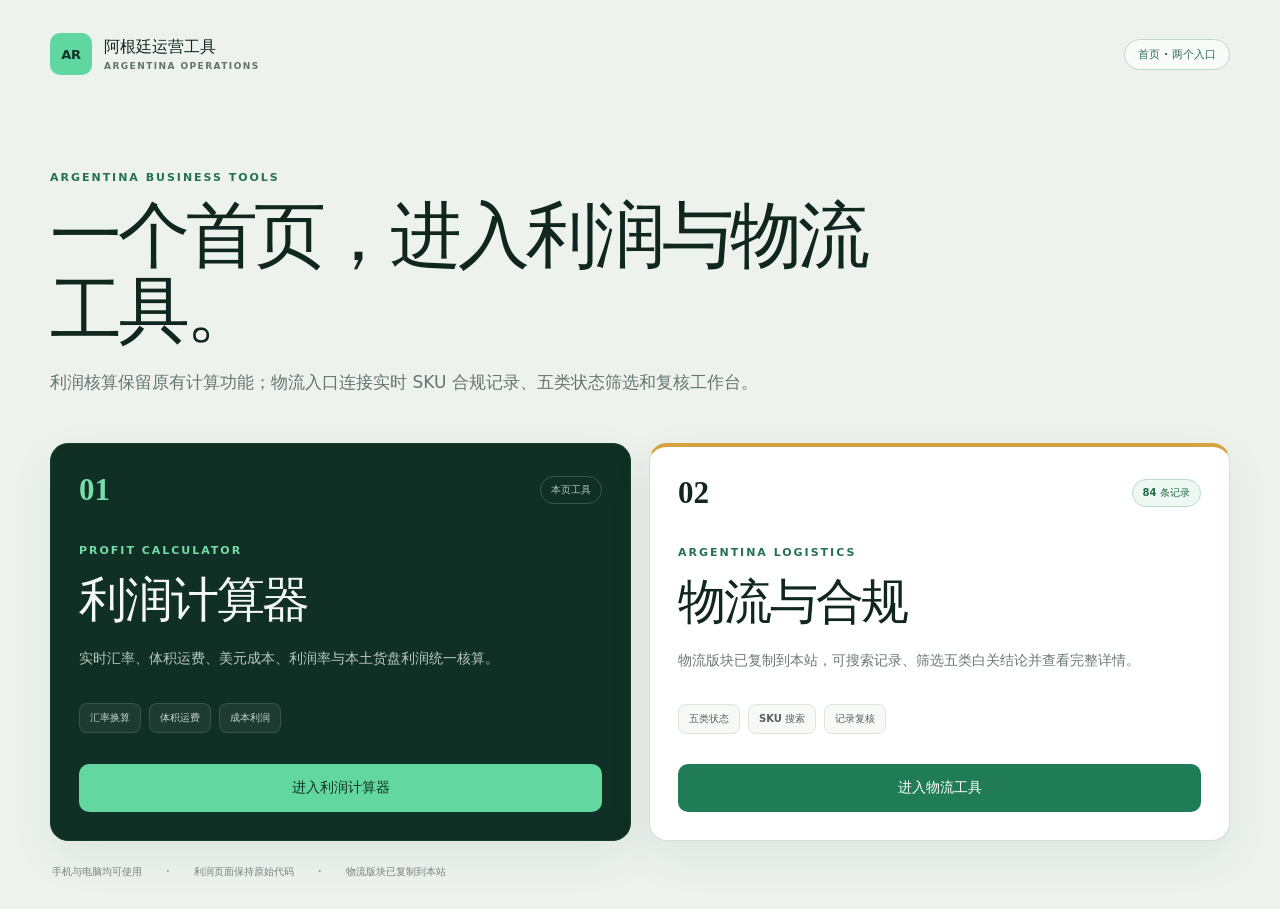
<file: index.html>
<!doctype html>
<html lang="en">
  <head>
    <meta charset="UTF-8" />
    <meta name="viewport" content="width=device-width, initial-scale=1.0" />
    <meta
      name="description"
      content="阿根廷利润计算与物流合规工具统一入口"
    />
    <title>阿根廷电商运营工具</title>
    <script type="module" crossorigin src="./assets/index-DUcGHZpF-r2.js"></script>
    <link rel="stylesheet" crossorigin href="./assets/index-Dv01fJZJ-r2.css">
  </head>
  <body>
    <div id="root"></div>
  </body>
</html>
</file>
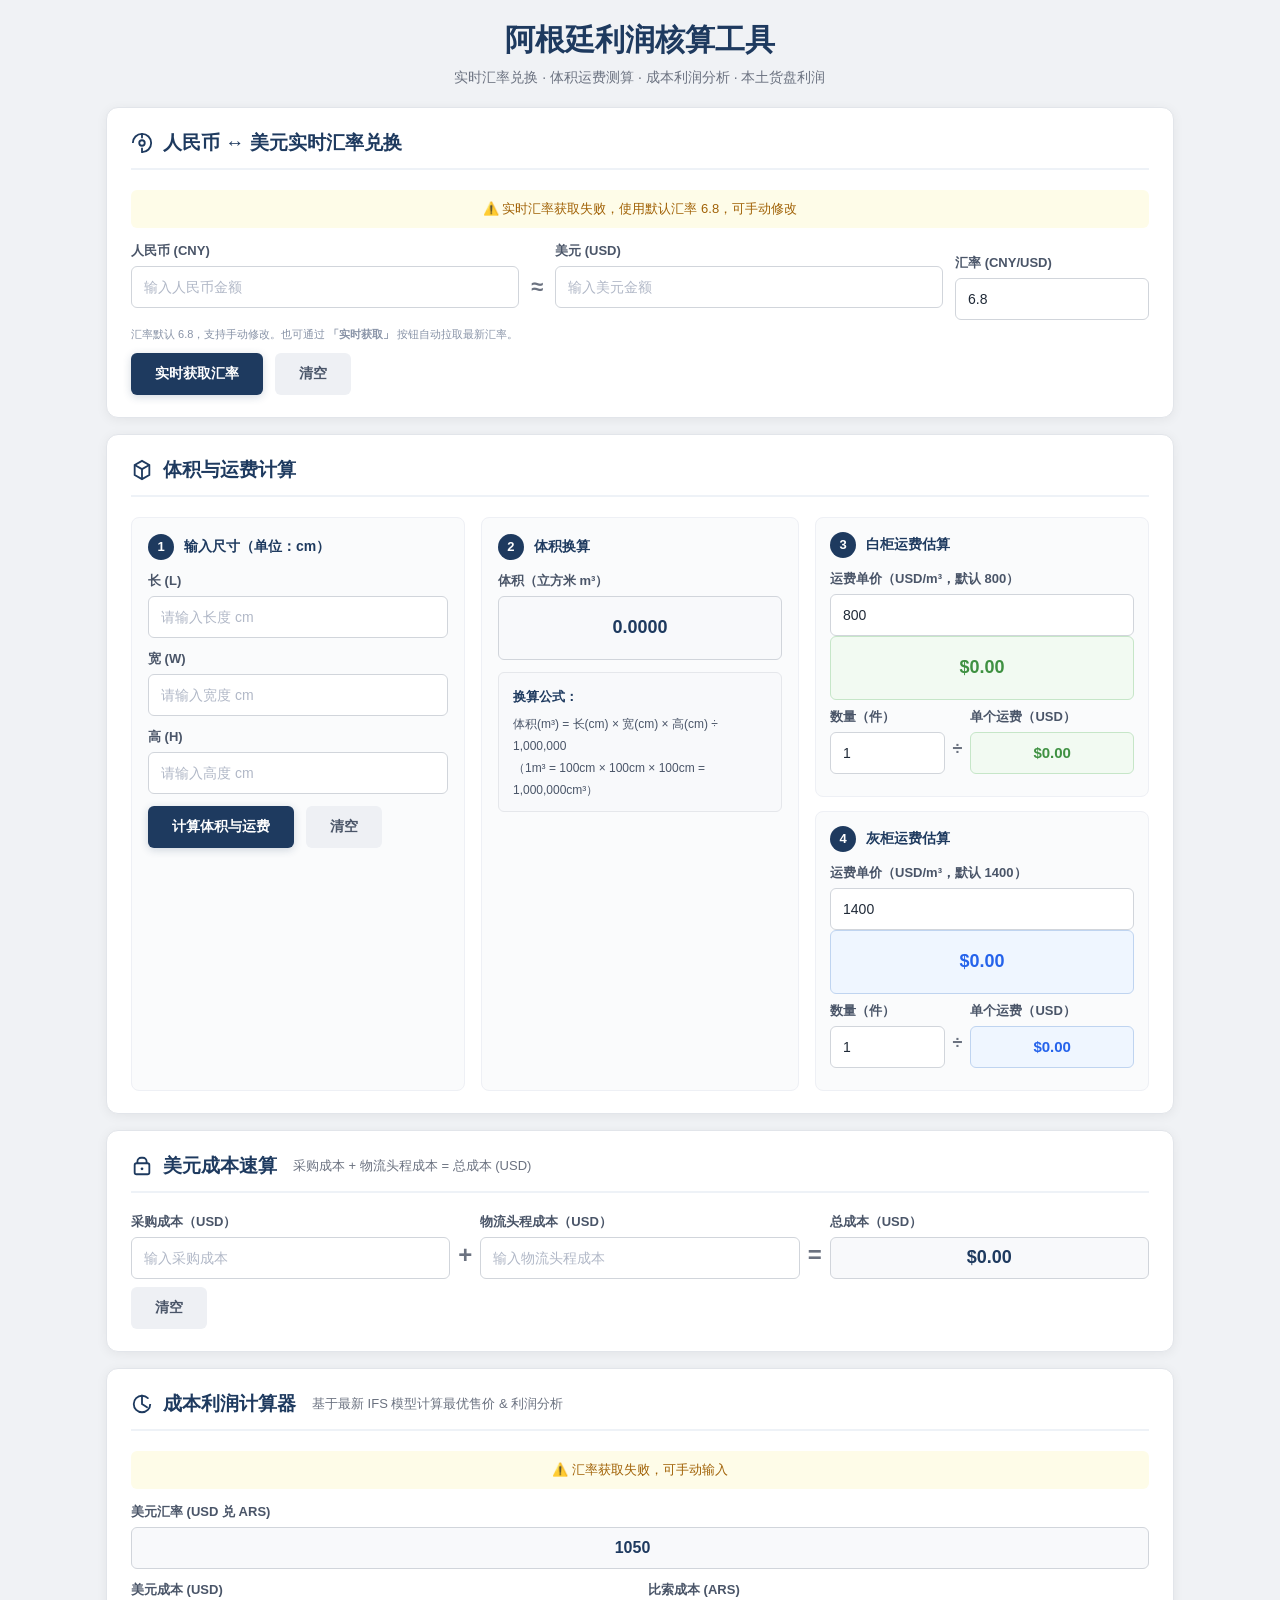
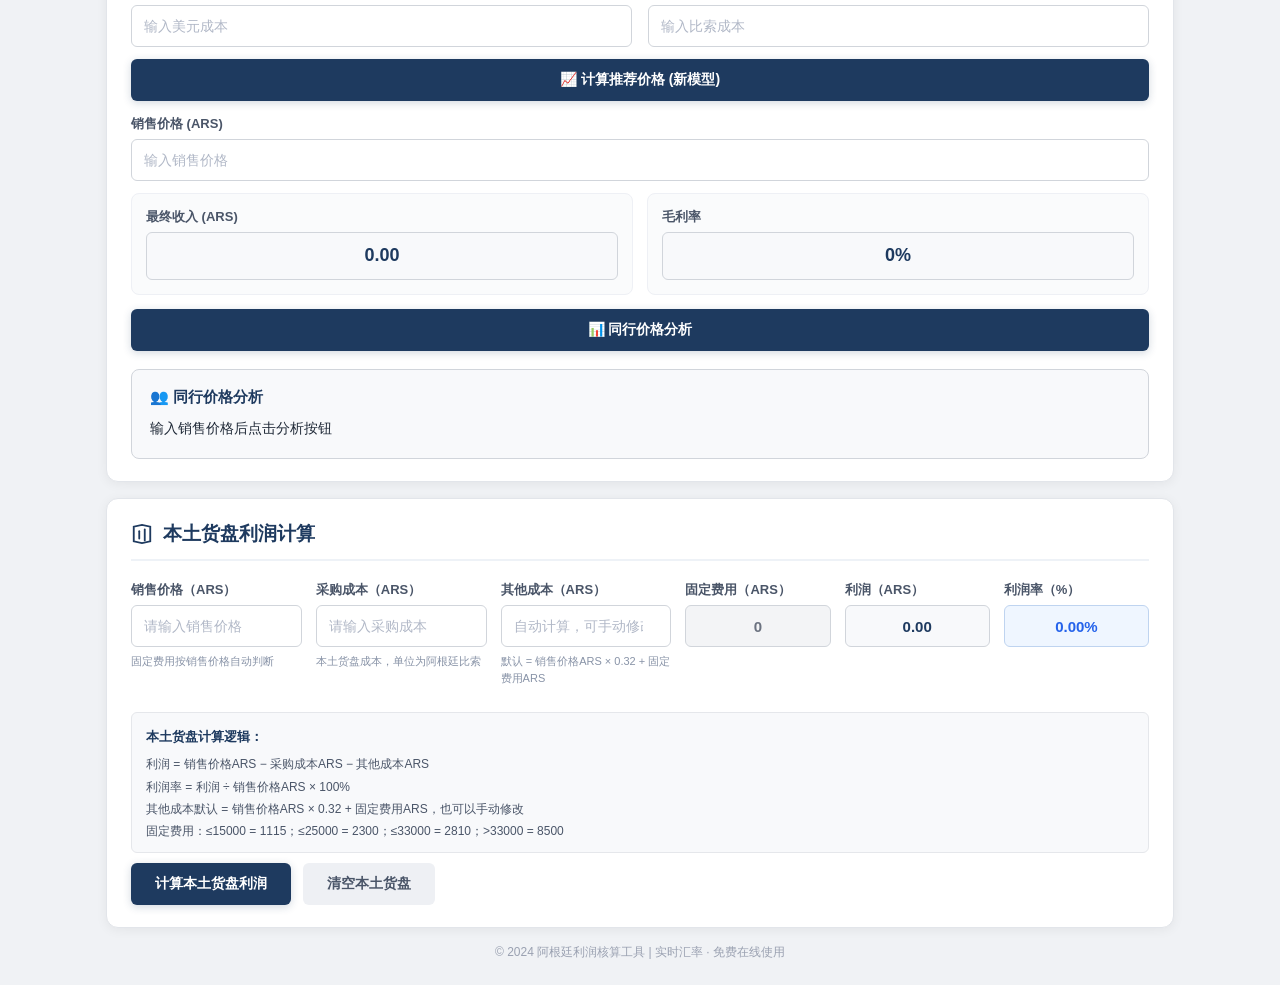
<file: calculator.html>
<!DOCTYPE html>
<html lang="zh-CN">
<head>
  <meta charset="UTF-8" />
  <meta name="viewport" content="width=device-width, initial-scale=1.0" />
  <title>阿根廷利润核算工具</title>
  <style>
    :root {
      --primary: #1e3a5f;
      --primary-light: #2c5282;
      --accent: #2563eb;
      --bg: #f0f2f5;
      --card: #ffffff;
      --border: #e2e5ea;
      --text: #1f2937;
      --muted: #6b7280;
      --green: #3f9142;
      --green-soft: #f2faf2;
      --blue-soft: #eff6ff;
      --danger: #dc2626;
      --danger-soft: #fff1f2;
      --shadow: 0 2px 12px rgba(0, 0, 0, 0.06);
      --radius-lg: 12px;
      --radius-md: 8px;
      --radius-sm: 6px;
    }

    * { box-sizing: border-box; }
    body {
      margin: 0;
      background: var(--bg);
      color: var(--text);
      font-family: "Microsoft YaHei", "PingFang SC", "Noto Sans SC", Arial, sans-serif;
    }

    .page {
      max-width: 1100px;
      margin: 0 auto;
      padding: 20px 16px 24px;
    }

    .hero {
      text-align: center;
      margin-bottom: 20px;
    }

    .hero h1 {
      margin: 0 0 8px;
      font-size: 30px;
      font-weight: 700;
      color: var(--primary);
    }

    .hero p {
      margin: 0;
      color: var(--muted);
      font-size: 14px;
    }

    .panel {
      background: var(--card);
      border: 1px solid var(--border);
      border-radius: var(--radius-lg);
      box-shadow: var(--shadow);
      padding: 22px 24px;
      margin-bottom: 16px;
    }

    .section-title {
      display: flex;
      align-items: center;
      gap: 10px;
      margin: 0 0 20px;
      padding-bottom: 12px;
      border-bottom: 2px solid #eef2f7;
      font-size: 19px;
      font-weight: 700;
      color: var(--primary);
    }

    .section-title svg { flex: 0 0 auto; }

    .section-title .subtitle {
      font-size: 13px;
      color: var(--muted);
      font-weight: 400;
      margin-left: 6px;
    }

    .grid-3 {
      display: grid;
      grid-template-columns: 1.05fr 1fr 1.05fr;
      gap: 16px;
      align-items: stretch;
    }

    .grid-2 {
      display: grid;
      grid-template-columns: 1fr 1fr;
      gap: 16px;
      align-items: start;
    }

    .grid-6 {
      display: grid;
      grid-template-columns: 1fr 1fr 1fr 0.85fr 0.85fr 0.85fr;
      gap: 14px;
      align-items: start;
    }

    .grid-2x2 {
      display: grid;
      grid-template-columns: 1fr 1fr;
      gap: 14px;
    }

    .subcard {
      border: 1px solid #eef0f5;
      border-radius: var(--radius-md);
      padding: 16px;
      background: #fafbfc;
    }

    .result-stack {
      display: grid;
      grid-template-rows: 1fr 1fr;
      gap: 14px;
    }

    .mini-card {
      border: 1px solid #eef0f5;
      border-radius: var(--radius-md);
      padding: 14px;
      background: #fafbfc;
      display: flex;
      flex-direction: column;
    }

    .step-head {
      display: flex;
      align-items: center;
      gap: 10px;
      font-weight: 700;
      font-size: 14px;
      color: var(--primary);
      margin-bottom: 12px;
    }

    .step-badge {
      width: 26px;
      height: 26px;
      border-radius: 50%;
      background: var(--primary);
      color: #fff;
      display: inline-flex;
      align-items: center;
      justify-content: center;
      font-size: 13px;
      font-weight: 700;
      flex: 0 0 auto;
    }

    .field-group { margin-bottom: 12px; }
    .field-group:last-child { margin-bottom: 0; }

    .label {
      display: block;
      font-size: 13px;
      color: #4a5568;
      font-weight: 600;
      margin-bottom: 6px;
    }

    input[type="number"], input[type="text"] {
      width: 100%;
      height: 42px;
      border: 1px solid #d1d5db;
      border-radius: var(--radius-sm);
      padding: 0 12px;
      font-size: 14px;
      color: var(--text);
      outline: none;
      background: #fff;
      transition: border-color 0.2s, box-shadow 0.2s;
    }

    input::placeholder { color: #b1b8c7; }
    input:focus {
      border-color: var(--accent);
      box-shadow: 0 0 0 3px rgba(37, 99, 235, 0.08);
    }

    input.readonly-result {
      background: #f8f9fb;
      text-align: center;
      font-weight: 700;
      color: var(--primary);
      font-size: 16px;
      border-color: #d1d5db;
    }

    .display-box {
      height: 64px;
      border: 1px solid #d1d5db;
      border-radius: var(--radius-sm);
      background: #f8f9fb;
      display: flex;
      align-items: center;
      justify-content: center;
      font-size: 18px;
      color: var(--primary);
      font-weight: 700;
      margin-bottom: 12px;
    }

    .formula-box {
      border: 1px solid #e5e7eb;
      border-radius: var(--radius-sm);
      background: #f8f9fb;
      color: #4a5568;
      padding: 12px 14px 10px;
      line-height: 1.85;
      font-size: 12px;
    }

    .formula-box strong {
      font-size: 13px;
      display: block;
      margin-bottom: 4px;
      color: var(--primary);
    }

    .result-value {
      height: 64px;
      border-radius: var(--radius-sm);
      border: 1px solid;
      display: flex;
      align-items: center;
      justify-content: center;
      font-size: 18px;
      font-weight: 700;
    }

    .green-box {
      background: var(--green-soft);
      border-color: #c6e6c8;
      color: var(--green);
    }

    .blue-box {
      background: var(--blue-soft);
      border-color: #bfd4f0;
      color: var(--accent);
    }

    .freight-row {
      display: flex;
      gap: 8px;
      align-items: center;
      margin-bottom: 8px;
    }

    .freight-row .field-group {
      flex: 1;
      margin-bottom: 0;
    }

    .freight-row .field-group.small {
      flex: 0.65;
    }

    .freight-row .field-group.tiny {
      flex: 0.7;
    }

    .freight-op {
      font-size: 18px;
      font-weight: 700;
      color: var(--muted);
      padding-top: 18px;
      flex: 0 0 auto;
    }

    .rate-group {
      display: flex;
      gap: 12px;
      align-items: flex-end;
    }

    .rate-group .field-group { flex: 1; }

    .rate-equal {
      display: flex;
      align-items: center;
      justify-content: center;
      font-size: 22px;
      font-weight: 700;
      color: var(--muted);
      padding-bottom: 20px;
      flex: 0 0 auto;
    }

    .actions {
      display: flex;
      gap: 12px;
      margin-top: 10px;
    }

    .btn {
      border: none;
      border-radius: var(--radius-sm);
      height: 42px;
      padding: 0 24px;
      font-size: 14px;
      font-weight: 700;
      cursor: pointer;
      transition: all 0.15s ease;
    }

    .btn:active { transform: translateY(1px); }

    .btn-primary {
      background: var(--primary);
      color: #fff;
      box-shadow: 0 2px 8px rgba(30, 58, 95, 0.2);
    }

    .btn-primary:hover { background: var(--primary-light); }

    .btn-light {
      background: #eef0f4;
      color: #4a5568;
    }

    .btn-light:hover { background: #e2e5ea; }

    .btn-block {
      display: block;
      width: 100%;
    }

    .note {
      margin-top: 6px;
      font-size: 11px;
      color: #8893a7;
      line-height: 1.5;
    }

    .small-result {
      height: 42px;
      border-radius: var(--radius-sm);
      border: 1px solid #d1d5db;
      background: #f8f9fb;
      color: var(--primary);
      display: flex;
      align-items: center;
      justify-content: center;
      font-size: 15px;
      font-weight: 700;
    }

    .gray-result {
      border-color: #d1d5db;
      background: #f3f4f6;
      color: #6b7280;
    }

    .blue-result {
      border-color: #bfd4f0;
      background: var(--blue-soft);
      color: var(--accent);
    }

    .green-result {
      border-color: #c6e6c8;
      background: var(--green-soft);
      color: var(--green);
    }

    .low-profit {
      color: var(--danger) !important;
      background: var(--danger-soft) !important;
      border-color: #fecdd3 !important;
    }

    .profit-high { color: var(--green); }
    .profit-low { color: var(--danger); }

    .analysis-box {
      border-radius: var(--radius-md);
      padding: 18px;
      margin-top: 18px;
      border: 1px solid #d1d5db;
      background: #f8f9fb;
    }

    .analysis-box .analysis-title {
      font-size: 15px;
      margin-bottom: 10px;
      color: var(--primary);
      font-weight: 700;
      display: flex;
      align-items: center;
      gap: 8px;
    }

    .analysis-box .analysis-content {
      font-size: 14px;
      line-height: 1.7;
      color: var(--text);
    }

    .analysis-box .analysis-content p { margin-bottom: 6px; }

    .highlight {
      background: #fef3c7;
      padding: 1px 5px;
      border-radius: 3px;
      font-weight: 600;
    }

    .recommended { color: var(--green); font-weight: 700; }
    .not-recommended { color: var(--danger); font-weight: 700; }

    .loading {
      text-align: center;
      padding: 10px;
      background: #fefce8;
      border-radius: var(--radius-sm);
      color: #a16207;
      margin: 0 0 14px;
      font-weight: 500;
      display: flex;
      align-items: center;
      justify-content: center;
      gap: 8px;
      font-size: 13px;
    }

    .loading .spin {
      display: inline-block;
      animation: spin 1.5s linear infinite;
    }

    .footer {
      text-align: center;
      color: #9aa1b1;
      font-size: 12px;
      margin-top: 12px;
    }

    @keyframes spin {
      0% { transform: rotate(0deg); }
      100% { transform: rotate(360deg); }
    }

    @media (max-width: 1100px) {
      .grid-3, .grid-6 { grid-template-columns: 1fr; }
      .result-stack { grid-template-rows: none; grid-template-columns: 1fr 1fr; }
    }

    @media (max-width: 640px) {
      .page { padding: 10px; }
      .hero h1 { font-size: 24px; }
      .panel { padding: 14px; }
      .result-stack { grid-template-columns: 1fr; }
      .grid-2, .grid-2x2 { grid-template-columns: 1fr; }
      .actions { flex-wrap: wrap; }
      .btn { width: 100%; }
      .rate-group { flex-direction: column; align-items: stretch; }
      .rate-equal { padding-bottom: 0; }
      .freight-row { flex-direction: column; }
      .freight-op { padding-top: 0; }
    }
  </style>
</head>
<body>
  <div class="page">
    <div class="hero">
      <h1>阿根廷利润核算工具</h1>
      <p>实时汇率兑换 · 体积运费测算 · 成本利润分析 · 本土货盘利润</p>
    </div>

    <!-- ============ 板块一：人民币 ↔ 美元实时汇率兑换 ============ -->
    <section class="panel">
      <div class="section-title">
        <svg width="22" height="22" viewBox="0 0 24 24" fill="none" xmlns="http://www.w3.org/2000/svg" aria-hidden="true">
          <path d="M2 12C2 6.48 6.48 2 12 2C17.52 2 22 6.48 22 12C22 17.52 17.52 22 12 22" stroke="currentColor" stroke-width="2"/>
          <path d="M12 2V6" stroke="currentColor" stroke-width="2" stroke-linecap="round"/>
          <path d="M12 22V18" stroke="currentColor" stroke-width="2" stroke-linecap="round"/>
          <circle cx="12" cy="12" r="3" stroke="currentColor" stroke-width="2"/>
        </svg>
        <span>人民币 ↔ 美元实时汇率兑换</span>
      </div>
      <div class="loading" id="fxLoading">
        <span class="spin">⏳</span> 正在获取实时汇率...
      </div>
      <div class="rate-group">
        <div class="field-group">
          <label class="label" for="rmbAmount">人民币 (CNY)</label>
          <input type="number" id="rmbAmount" placeholder="输入人民币金额" min="0" step="0.01" oninput="convertRmbToUsd()">
        </div>
        <div class="rate-equal">≈</div>
        <div class="field-group">
          <label class="label" for="usdAmount">美元 (USD)</label>
          <input type="number" id="usdAmount" placeholder="输入美元金额" min="0" step="0.01" oninput="convertUsdToRmb()">
        </div>
        <div class="field-group" style="flex:0.5;">
          <label class="label" for="fxRate">汇率 (CNY/USD)</label>
          <input type="number" id="fxRate" value="6.8" step="0.0001" oninput="convertRmbToUsd()">
        </div>
      </div>
      <div class="note">汇率默认 6.8，支持手动修改。也可通过 <b>「实时获取」</b> 按钮自动拉取最新汇率。</div>
      <div class="actions">
        <button class="btn btn-primary" id="fetchFxBtn">实时获取汇率</button>
        <button class="btn btn-light" id="clearFxBtn">清空</button>
      </div>
    </section>

    <!-- ============ 板块二：体积与运费计算 ============ -->
    <section class="panel">
      <div class="section-title">
        <svg width="22" height="22" viewBox="0 0 24 24" fill="none" xmlns="http://www.w3.org/2000/svg" aria-hidden="true">
          <path d="M12 2L20 6.5V17.5L12 22L4 17.5V6.5L12 2Z" stroke="currentColor" stroke-width="2"/>
          <path d="M4 6.5L12 11L20 6.5" stroke="currentColor" stroke-width="2"/>
          <path d="M12 11V22" stroke="currentColor" stroke-width="2"/>
        </svg>
        <span>体积与运费计算</span>
      </div>

      <div class="grid-3">
        <div class="subcard">
          <div class="step-head"><span class="step-badge">1</span> 输入尺寸（单位：cm）</div>
          <div class="field-group">
            <label class="label" for="length">长 (L)</label>
            <input type="number" id="length" placeholder="请输入长度 cm" min="0" step="any">
          </div>
          <div class="field-group">
            <label class="label" for="width">宽 (W)</label>
            <input type="number" id="width" placeholder="请输入宽度 cm" min="0" step="any">
          </div>
          <div class="field-group">
            <label class="label" for="height">高 (H)</label>
            <input type="number" id="height" placeholder="请输入高度 cm" min="0" step="any">
          </div>
          <div class="actions">
            <button class="btn btn-primary" id="calcVolumeBtn">计算体积与运费</button>
            <button class="btn btn-light" id="clearVolumeBtn">清空</button>
          </div>
        </div>

        <div class="subcard">
          <div class="step-head"><span class="step-badge">2</span> 体积换算</div>
          <div class="label">体积（立方米 m³）</div>
          <div class="display-box" id="volumeDisplay">0.0000</div>
          <div class="formula-box">
            <strong>换算公式：</strong>
            <div>体积(m³) = 长(cm) × 宽(cm) × 高(cm) ÷ 1,000,000</div>
            <div>（1m³ = 100cm × 100cm × 100cm = 1,000,000cm³）</div>
          </div>
        </div>

        <div class="result-stack">
          <!-- 白柜 -->
          <div class="mini-card">
            <div class="step-head"><span class="step-badge">3</span> 白柜运费估算</div>
            <div class="label">运费单价（USD/m³，默认 800）</div>
            <input type="number" id="whiteRate" value="800" min="0" step="any" oninput="calculateVolume()">
            <div class="result-value green-box" id="whiteCostDisplay">$0.00</div>
            <div class="freight-row" style="margin-top:8px;">
              <div class="field-group tiny">
                <label class="label">数量（件）</label>
                <input type="number" id="whiteQty" value="1" min="1" step="1" oninput="calculateVolume()">
              </div>
              <div class="freight-op">÷</div>
              <div class="field-group">
                <label class="label">单个运费（USD）</label>
                <div class="small-result green-result" id="whiteEachDisplay">$0.00</div>
              </div>
            </div>
          </div>

          <!-- 灰柜 -->
          <div class="mini-card">
            <div class="step-head"><span class="step-badge">4</span> 灰柜运费估算</div>
            <div class="label">运费单价（USD/m³，默认 1400）</div>
            <input type="number" id="grayRate" value="1400" min="0" step="any" oninput="calculateVolume()">
            <div class="result-value blue-box" id="grayCostDisplay">$0.00</div>
            <div class="freight-row" style="margin-top:8px;">
              <div class="field-group tiny">
                <label class="label">数量（件）</label>
                <input type="number" id="grayQty" value="1" min="1" step="1" oninput="calculateVolume()">
              </div>
              <div class="freight-op">÷</div>
              <div class="field-group">
                <label class="label">单个运费（USD）</label>
                <div class="small-result blue-result" id="grayEachDisplay">$0.00</div>
              </div>
            </div>
          </div>
        </div>
      </div>
    </section>

    <!-- ============ 板块三：美元成本速算 ============ -->
    <section class="panel">
      <div class="section-title">
        <svg width="22" height="22" viewBox="0 0 24 24" fill="none" xmlns="http://www.w3.org/2000/svg" aria-hidden="true">
          <path d="M17 9V7C17 4.79086 15.2091 3 13 3H11C8.79086 3 7 4.79086 7 7V9" stroke="currentColor" stroke-width="2"/>
          <rect x="4" y="9" width="16" height="12" rx="2" stroke="currentColor" stroke-width="2"/>
          <circle cx="12" cy="15" r="1.5" fill="currentColor"/>
        </svg>
        <span>美元成本速算</span>
        <span class="subtitle">采购成本 + 物流头程成本 = 总成本 (USD)</span>
      </div>

      <div class="freight-row">
        <div class="field-group">
          <label class="label" for="quickPurchaseUsd">采购成本（USD）</label>
          <input type="number" id="quickPurchaseUsd" placeholder="输入采购成本" min="0" step="0.01" oninput="calcQuickCost()">
        </div>
        <div class="freight-op" style="font-size:24px;">+</div>
        <div class="field-group">
          <label class="label" for="quickFreightUsd">物流头程成本（USD）</label>
          <input type="number" id="quickFreightUsd" placeholder="输入物流头程成本" min="0" step="0.01" oninput="calcQuickCost()">
        </div>
        <div class="freight-op" style="font-size:24px;">=</div>
        <div class="field-group">
          <label class="label">总成本（USD）</label>
          <div class="small-result" id="quickTotalUsd" style="height:42px;font-size:18px;">$0.00</div>
        </div>
      </div>
      <div class="actions" style="margin-top:6px;">
        <button class="btn btn-light" id="clearQuickCostBtn">清空</button>
      </div>
    </section>

    <!-- ============ 板块四：成本利润计算器 ============ -->
    <section class="panel">
      <div class="section-title">
        <svg width="22" height="22" viewBox="0 0 24 24" fill="none" xmlns="http://www.w3.org/2000/svg" aria-hidden="true">
          <path d="M12 3V12L17.5 15.5" stroke="currentColor" stroke-width="2" stroke-linecap="round"/>
          <path d="M21 12C21 16.9706 16.9706 21 12 21C7.02944 21 3 16.9706 3 12C3 7.02944 7.02944 3 12 3" stroke="currentColor" stroke-width="2"/>
          <path d="M12 3C14.5 3 16.8 4 18.4 5.6" stroke="currentColor" stroke-width="2" stroke-linecap="round"/>
        </svg>
        <span>成本利润计算器</span>
        <span class="subtitle">基于最新 IFS 模型计算最优售价 &amp; 利润分析</span>
      </div>

      <div class="loading" id="loading">
        <span class="spin">⏳</span> 正在获取美元汇率 (USD/ARS)...
      </div>

      <div class="field-group">
        <label class="label" for="dolarBlue">美元汇率 (USD 兑 ARS)</label>
        <input type="number" id="dolarBlue" class="readonly-result" readonly>
      </div>

      <div class="grid-2">
        <div class="field-group">
          <label class="label" for="costoUS">美元成本 (USD)</label>
          <input type="number" id="costoUS" placeholder="输入美元成本" oninput="updateFromDollar()">
        </div>
        <div class="field-group">
          <label class="label" for="costoARS">比索成本 (ARS)</label>
          <input type="number" id="costoARS" placeholder="输入比索成本" oninput="updateFromPeso()">
        </div>
      </div>

      <button class="btn btn-primary btn-block" style="margin-bottom:14px;" onclick="calculateRecommendedPrice()">
        📈 计算推荐价格 (新模型)
      </button>

      <div class="field-group">
        <label class="label" for="precioVenta">销售价格 (ARS)</label>
        <input type="number" id="precioVenta" placeholder="输入销售价格" oninput="calculateProfitAndIncome()">
      </div>

      <div class="grid-2x2">
        <div class="mini-card">
          <div class="label" style="margin-bottom:6px;">最终收入 (ARS)</div>
          <div class="small-result" id="finalIncome" style="height:48px;font-size:18px;">0.00</div>
        </div>
        <div class="mini-card">
          <div class="label" style="margin-bottom:6px;">毛利率</div>
          <div class="small-result" id="profitMargin" style="height:48px;font-size:18px;">0%</div>
        </div>
      </div>

      <button class="btn btn-primary btn-block" style="margin-top:14px;" onclick="analyzeCompetitorPricing()">
        📊 同行价格分析
      </button>

      <div class="analysis-box" id="competitorAnalysis">
        <div class="analysis-title">👥 同行价格分析</div>
        <div class="analysis-content">输入销售价格后点击分析按钮</div>
      </div>
    </section>

    <!-- ============ 板块五：本土货盘利润计算 ============ -->
    <section class="panel">
      <div class="section-title">
        <svg width="22" height="22" viewBox="0 0 24 24" fill="none" xmlns="http://www.w3.org/2000/svg" aria-hidden="true">
          <path d="M3 20V4L12 2L21 4V20L12 22L3 20Z" stroke="currentColor" stroke-width="2"/>
          <path d="M9 9V17" stroke="currentColor" stroke-width="2" stroke-linecap="round"/>
          <path d="M15 7V19" stroke="currentColor" stroke-width="2" stroke-linecap="round"/>
        </svg>
        <span>本土货盘利润计算</span>
      </div>

      <div class="grid-6">
        <div class="field-group">
          <label class="label" for="localSalesArs">销售价格（ARS）</label>
          <input type="number" id="localSalesArs" placeholder="请输入销售价格" min="0" step="any">
          <div class="note">固定费用按销售价格自动判断</div>
        </div>
        <div class="field-group">
          <label class="label" for="localPurchaseArs">采购成本（ARS）</label>
          <input type="number" id="localPurchaseArs" placeholder="请输入采购成本" min="0" step="any">
          <div class="note">本土货盘成本，单位为阿根廷比索</div>
        </div>
        <div class="field-group">
          <label class="label" for="localOtherCostArs">其他成本（ARS）</label>
          <input type="number" id="localOtherCostArs" placeholder="自动计算，可手动修改" min="0" step="any">
          <div class="note">默认 = 销售价格ARS × 0.32 + 固定费用ARS</div>
        </div>
        <div class="field-group">
          <label class="label">固定费用（ARS）</label>
          <div class="small-result gray-result" id="localFixedFeeArs">0</div>
        </div>
        <div class="field-group">
          <label class="label">利润（ARS）</label>
          <div class="small-result" id="localProfitArs">0.00</div>
        </div>
        <div class="field-group">
          <label class="label">利润率（%）</label>
          <div class="small-result blue-result" id="localProfitRate">0.00%</div>
        </div>
      </div>

      <div class="formula-box" style="margin-top:14px;">
        <strong>本土货盘计算逻辑：</strong>
        利润 = 销售价格ARS − 采购成本ARS − 其他成本ARS<br>
        利润率 = 利润 ÷ 销售价格ARS × 100%<br>
        其他成本默认 = 销售价格ARS × 0.32 + 固定费用ARS，也可以手动修改<br>
        固定费用：≤15000 = 1115；≤25000 = 2300；≤33000 = 2810；&gt;33000 = 8500
      </div>

      <div class="actions">
        <button class="btn btn-primary" id="calcLocalProfitBtn">计算本土货盘利润</button>
        <button class="btn btn-light" id="clearLocalProfitBtn">清空本土货盘</button>
      </div>
    </section>

    <div class="footer">© 2024 阿根廷利润核算工具 | 实时汇率 · 免费在线使用</div>
  </div>

  <script>
    // ===== 公共工具函数 =====
    const num = (v) => { const n = parseFloat(v); return Number.isFinite(n) ? n : 0; };
    const fmtMoney = (n) => `$${n.toFixed(2)}`;
    const fmtPct = (n) => `${n.toFixed(2)}%`;

    // ===== 板块一：人民币↔美元实时汇率兑换 =====
    async function fetchFxRate() {
      const loading = document.getElementById("fxLoading");
      try {
        const ctrl = new AbortController();
        setTimeout(() => ctrl.abort(), 6000);
        const resp = await fetch("https://api.exchangerate-api.com/v4/latest/USD", { signal: ctrl.signal });
        const data = await resp.json();
        if (data && data.rates && data.rates.CNY) {
          document.getElementById("fxRate").value = data.rates.CNY.toFixed(4);
          loading.style.display = "none";
          convertRmbToUsd();
        }
      } catch (e) {
        console.error("汇率获取失败:", e);
        loading.innerHTML = '⚠️ 实时汇率获取失败，使用默认汇率 6.8，可手动修改';
        document.getElementById("fxRate").value = "6.8";
      }
    }

    function convertRmbToUsd() {
      const rmb = num(document.getElementById("rmbAmount").value);
      const rate = num(document.getElementById("fxRate").value) || 6.8;
      if (rmb > 0) {
        document.getElementById("usdAmount").value = (rmb / rate).toFixed(2);
      } else if (rmb === 0) {
        document.getElementById("usdAmount").value = "";
      }
    }

    function convertUsdToRmb() {
      const usd = num(document.getElementById("usdAmount").value);
      const rate = num(document.getElementById("fxRate").value) || 6.8;
      if (usd > 0) {
        document.getElementById("rmbAmount").value = (usd * rate).toFixed(2);
      } else if (usd === 0) {
        document.getElementById("rmbAmount").value = "";
      }
    }

    function clearFx() {
      document.getElementById("rmbAmount").value = "";
      document.getElementById("usdAmount").value = "";
    }

    document.getElementById("fetchFxBtn").addEventListener("click", fetchFxRate);
    document.getElementById("clearFxBtn").addEventListener("click", clearFx);
    document.getElementById("fxRate").addEventListener("input", () => { convertRmbToUsd(); });

    // ===== 板块三：美元成本速算 =====
    function calcQuickCost() {
      const purchase = num(document.getElementById("quickPurchaseUsd").value);
      const freight = num(document.getElementById("quickFreightUsd").value);
      const total = purchase + freight;
      document.getElementById("quickTotalUsd").textContent = fmtMoney(total);
    }

    document.getElementById("clearQuickCostBtn").addEventListener("click", () => {
      document.getElementById("quickPurchaseUsd").value = "";
      document.getElementById("quickFreightUsd").value = "";
      document.getElementById("quickTotalUsd").textContent = "$0.00";
    });

    // ===== 板块二：体积与运费计算 =====
    function calculateVolume() {
      const l = num(document.getElementById("length").value);
      const w = num(document.getElementById("width").value);
      const h = num(document.getElementById("height").value);
      const whiteRate = num(document.getElementById("whiteRate").value) || 800;
      const grayRate = num(document.getElementById("grayRate").value) || 1400;
      const whiteQty = num(document.getElementById("whiteQty").value) || 1;
      const grayQty = num(document.getElementById("grayQty").value) || 1;
      const volume = l > 0 && w > 0 && h > 0 ? (l * w * h) / 1000000 : 0;
      const white = volume * whiteRate;
      const gray = volume * grayRate;

      document.getElementById("volumeDisplay").textContent = volume.toFixed(4);
      document.getElementById("whiteCostDisplay").textContent = fmtMoney(white);
      document.getElementById("grayCostDisplay").textContent = fmtMoney(gray);
      document.getElementById("whiteEachDisplay").textContent = fmtMoney(whiteQty > 0 ? white / whiteQty : 0);
      document.getElementById("grayEachDisplay").textContent = fmtMoney(grayQty > 0 ? gray / grayQty : 0);
    }

    function clearVolume() {
      document.getElementById("length").value = "";
      document.getElementById("width").value = "";
      document.getElementById("height").value = "";
      document.getElementById("whiteRate").value = "800";
      document.getElementById("grayRate").value = "1400";
      document.getElementById("whiteQty").value = "1";
      document.getElementById("grayQty").value = "1";
      document.getElementById("volumeDisplay").textContent = "0.0000";
      document.getElementById("whiteCostDisplay").textContent = "$0.00";
      document.getElementById("grayCostDisplay").textContent = "$0.00";
      document.getElementById("whiteEachDisplay").textContent = "$0.00";
      document.getElementById("grayEachDisplay").textContent = "$0.00";
    }

    document.getElementById("calcVolumeBtn").addEventListener("click", calculateVolume);
    document.getElementById("clearVolumeBtn").addEventListener("click", clearVolume);
    ["length", "width", "height", "whiteRate", "grayRate", "whiteQty", "grayQty"].forEach(id => {
      document.getElementById(id).addEventListener("input", calculateVolume);
    });

    // ===== 板块五：本土货盘利润计算 =====
    let localOtherCostManuallyChanged = false;

    function getFixedFeeArs(salesArs) {
      if (salesArs <= 0) return 0;
      if (salesArs <= 15000) return 1115;
      if (salesArs <= 25000) return 2300;
      if (salesArs <= 33000) return 2810;
      return 8500;
    }

    function calculateLocalProfit() {
      const salesArs = num(document.getElementById("localSalesArs").value);
      const purchaseArs = num(document.getElementById("localPurchaseArs").value);
      const fixedFeeArs = getFixedFeeArs(salesArs);
      const defaultOtherCostArs = salesArs > 0 ? (salesArs * 0.32 + fixedFeeArs) : 0;

      if (!localOtherCostManuallyChanged) {
        document.getElementById("localOtherCostArs").value = defaultOtherCostArs ? defaultOtherCostArs.toFixed(2) : "";
      }

      const otherCostArs = num(document.getElementById("localOtherCostArs").value);
      const profitArs = salesArs - purchaseArs - otherCostArs;
      const profitRate = salesArs > 0 ? (profitArs / salesArs) * 100 : 0;

      document.getElementById("localFixedFeeArs").textContent = fixedFeeArs.toFixed(0);
      document.getElementById("localProfitArs").textContent = profitArs.toFixed(2);
      document.getElementById("localProfitRate").textContent = fmtPct(profitRate);

      const rateEl = document.getElementById("localProfitRate");
      if (salesArs > 0 && profitRate < 20) {
        rateEl.classList.add("low-profit");
      } else {
        rateEl.classList.remove("low-profit");
      }
    }

    function clearLocalProfit() {
      document.getElementById("localSalesArs").value = "";
      document.getElementById("localPurchaseArs").value = "";
      document.getElementById("localOtherCostArs").value = "";
      localOtherCostManuallyChanged = false;
      document.getElementById("localFixedFeeArs").textContent = "0";
      document.getElementById("localProfitArs").textContent = "0.00";
      document.getElementById("localProfitRate").textContent = "0.00%";
      document.getElementById("localProfitRate").classList.remove("low-profit");
    }

    document.getElementById("calcLocalProfitBtn").addEventListener("click", calculateLocalProfit);
    document.getElementById("clearLocalProfitBtn").addEventListener("click", clearLocalProfit);
    ["localSalesArs", "localPurchaseArs"].forEach(id => {
      document.getElementById(id).addEventListener("input", calculateLocalProfit);
    });
    document.getElementById("localOtherCostArs").addEventListener("input", () => {
      localOtherCostManuallyChanged = true;
      calculateLocalProfit();
    });
  </script>

  <script>
    // ===== 板块四：成本利润计算器（原逻辑完整保留） =====
    let costARS = 0;
    let recommendedPrice = 0;
    let finalIncome = 0;
    let profitMargin = 0;

    async function fetchDollarBlue() {
      try {
        const ctrl = new AbortController();
        setTimeout(() => ctrl.abort(), 6000);
        const response = await fetch("https://dolarapi.com/v1/dolares/blue", { signal: ctrl.signal });
        const data = await response.json();
        if (data && data.venta) {
          document.getElementById("dolarBlue").value = data.venta.toFixed(2);
          document.getElementById("loading").style.display = "none";
        }
      } catch (error) {
        console.error("Error al obtener el dólar:", error);
        document.getElementById("loading").innerHTML = '⚠️ 汇率获取失败，可手动输入';
        document.getElementById("dolarBlue").removeAttribute("readonly");
        document.getElementById("dolarBlue").value = "1050";
      }
    }

    function updateFromDollar() {
      const usd = parseFloat(document.getElementById("costoUS").value);
      const rate = parseFloat(document.getElementById("dolarBlue").value);
      if (!isNaN(usd) && !isNaN(rate) && usd > 0) {
        const ars = usd * rate;
        document.getElementById("costoARS").value = ars.toFixed(2);
        costARS = ars;
      } else if (!isNaN(usd) && usd === 0) {
        document.getElementById("costoARS").value = "";
        costARS = 0;
      }
    }

    function updateFromPeso() {
      const ars = parseFloat(document.getElementById("costoARS").value);
      const rate = parseFloat(document.getElementById("dolarBlue").value);
      if (!isNaN(ars) && !isNaN(rate) && rate > 0) {
        const usd = ars / rate;
        document.getElementById("costoUS").value = usd.toFixed(2);
        costARS = ars;
      } else if (!isNaN(ars) && ars === 0) {
        document.getElementById("costoUS").value = "";
        costARS = 0;
      }
    }

    function calculateRecommendedPrice() {
      const arsInput = document.getElementById("costoARS").value;
      if (!arsInput || arsInput.trim() === "") {
        alert("请先输入比索成本 (ARS)");
        return;
      }
      costARS = parseFloat(arsInput);
      if (isNaN(costARS) || costARS < 0) {
        alert("请输入有效的比索成本 (数值 >= 0)");
        return;
      }
      let fixedFee = 0;
      if (costARS <= 5484.12) {
        fixedFee = 991.45;
      } else if (costARS <= 7738.35) {
        fixedFee = 1975;
      } else if (costARS <= 10962.16) {
        fixedFee = 2393.7;
      } else {
        fixedFee = 5925;
      }
      const denominator = 0.404723;
      let calculatedPrice = (costARS + fixedFee) / denominator;
      if (calculatedPrice < 0) calculatedPrice = 0;
      if (costARS === 0 && calculatedPrice < 500) calculatedPrice = 500;
      recommendedPrice = calculatedPrice;
      document.getElementById("precioVenta").value = recommendedPrice.toFixed(2);
      calculateProfitAndIncome();
      const btn = document.querySelector(".btn-block");
      if (btn && btn.textContent.includes("计算推荐价格")) {
        const originalText = btn.innerHTML;
        btn.innerHTML = "✅ 模型已应用 (IFS)";
        setTimeout(() => { btn.innerHTML = originalText; }, 1800);
      }
    }

    function calculateFinalIncome(price) {
      let fixedFee;
      if (price <= 15000) {
        fixedFee = 1115;
      } else if (price <= 25000) {
        fixedFee = 2300;
      } else if (price <= 33000) {
        fixedFee = 2810;
      } else {
        fixedFee = 8500;
      }
      return price * 0.68 - fixedFee;
    }

    function calculateProfitAndIncome() {
      const sellingPrice = parseFloat(document.getElementById("precioVenta").value);
      const cost = parseFloat(document.getElementById("costoARS").value);
      if (isNaN(sellingPrice) || isNaN(cost)) return;

      costARS = cost;
      finalIncome = calculateFinalIncome(sellingPrice);
      if (sellingPrice > 0) {
        profitMargin = ((finalIncome - costARS) / sellingPrice) * 100;
      } else {
        profitMargin = 0;
      }
      document.getElementById("finalIncome").textContent = finalIncome.toFixed(2);
      document.getElementById("profitMargin").textContent = profitMargin.toFixed(2) + "%";

      const marginEl = document.getElementById("profitMargin");
      marginEl.className = "small-result";
      marginEl.style.height = "48px";
      marginEl.style.fontSize = "18px";
      if (profitMargin > 25) marginEl.classList.add("profit-high");
      else if (profitMargin < 0) marginEl.classList.add("profit-low");
      else if (profitMargin < 20) marginEl.classList.add("profit-low");
    }

    function analyzeCompetitorPricing() {
      const sellingPrice = parseFloat(document.getElementById("precioVenta").value);
      const cost = parseFloat(document.getElementById("costoARS").value);
      if (isNaN(sellingPrice) || isNaN(cost) || cost < 0) {
        alert("请先输入有效的成本和销售价格");
        return;
      }
      costARS = cost;
      const currentProfit = profitMargin;
      const competitorPrices = [
        sellingPrice * 0.85,
        sellingPrice * 0.92,
        sellingPrice,
        sellingPrice * 1.08,
        sellingPrice * 1.18
      ].map(p => Math.max(p, cost + 100));
      const competitorProfits = competitorPrices.map(price => {
        const income = calculateFinalIncome(price);
        return ((income - costARS) / price) * 100;
      });
      let bestIndex = 0;
      let bestProfit = -Infinity;
      for (let i = 0; i < competitorProfits.length; i++) {
        if (competitorProfits[i] > bestProfit && competitorProfits[i] >= 12) {
          bestProfit = competitorProfits[i];
          bestIndex = i;
        }
      }
      const bestPrice = competitorPrices[bestIndex];
      const bestProfitValue = competitorProfits[bestIndex];
      let analysis = `
        <p>📊 <strong>当前价格:</strong> <span class="highlight">${sellingPrice.toFixed(2)} ARS</span></p>
        <p>💰 <strong>当前毛利率:</strong> <span class="${currentProfit > 22 ? 'recommended' : 'not-recommended'}">${currentProfit.toFixed(2)}%</span></p>
        <p>🏷️ <strong>市场参考区间:</strong> ${(competitorPrices[0]*0.96).toFixed(2)} - ${(competitorPrices[4]*1.04).toFixed(2)} ARS</p>
      `;
      if (currentProfit < 18 && currentProfit >= 0) {
        analysis += '<p class="not-recommended">⚠️ <strong>毛利率偏低</strong>，建议运用新定价模型(点击上方蓝色按钮)优化售价，或降低成本。</p>';
      } else if (currentProfit < 0) {
        analysis += '<p class="not-recommended">🚨 严重警告: 当前售价低于成本！请立即调整售价高于成本。</p>';
      } else if (currentProfit > 30) {
        analysis += '<p class="recommended">✅ <strong>利润率非常健康</strong>，具有价格战防御能力，可考虑小幅促销提升销量。</p>';
      } else {
        analysis += '<p class="recommended">✔️ 毛利率处于合理区间，竞争力良好。</p>';
      }
      if (bestPrice < sellingPrice && bestProfitValue >= 18 && bestProfitValue > currentProfit) {
        analysis += `<p>🎯 <strong>竞争策略:</strong> 可尝试降价至 <span class="highlight">${bestPrice.toFixed(2)} ARS</span> (预估毛利率 ${bestProfitValue.toFixed(2)}%) 抢占市场份额。</p>`;
      } else if (bestPrice > sellingPrice && bestProfitValue >= 20 && bestProfitValue > currentProfit) {
        analysis += `<p>📈 <strong>提价空间:</strong> 可测试提升至 <span class="highlight">${bestPrice.toFixed(2)} ARS</span> (毛利率 ${bestProfitValue.toFixed(2)}%)，利润更优。</p>`;
      } else if (bestProfitValue < currentProfit && currentProfit > 20) {
        analysis += '<p>🏆 当前定价已经非常具有优势，保持现有价格并优化供应链。</p>';
      } else {
        analysis += '<p>💡 建议结合新IFS定价模型重新计算售价，获取理想利润。</p>';
      }
      const suggested = (costARS + (costARS <= 5484.12 ? 991.45 : costARS <= 7738.35 ? 1975 : costARS <= 10962.16 ? 2393.7 : 5925)) / 0.404723;
      if (sellingPrice < suggested * 0.85 && costARS > 3000) {
        analysis += `<p class="not-recommended">🔔 检测到售价明显低于系统推荐模型售价 (≈ ${suggested.toFixed(2)} ARS)，可能存在利润流失风险。</p>`;
      }
      document.querySelector(".analysis-box .analysis-content").innerHTML = analysis;
    }

    window.onload = function() {
      fetchDollarBlue();
      fetchFxRate();
      costARS = 0;
      calculateProfitAndIncome();
      calculateVolume();
      calcQuickCost();
      calculateLocalProfit();
    };
  </script>
</body>
</html>
</file>
<file: assets/index-Dv01fJZJ-r2.css>
:root{font-family:Inter,PingFang SC,Microsoft YaHei,Noto Sans CJK SC,system-ui,sans-serif;color:#10271f;background:#edf2ed;font-synthesis:none;text-rendering:optimizeLegibility}*{box-sizing:border-box}body{margin:0;min-width:320px;min-height:100vh;background:#edf2ed;-webkit-font-smoothing:antialiased}a{color:inherit;text-decoration:none}button,a{-webkit-tap-highlight-color:transparent}.portal-shell{width:min(1180px,calc(100% - 48px));min-height:100vh;margin:0 auto;padding:28px 0 30px}.portal-header{display:flex;align-items:center;justify-content:space-between;min-height:52px}.brand{display:inline-flex;align-items:center;gap:12px}.brand-mark{display:grid;width:42px;height:42px;place-items:center;border-radius:10px;background:#60d7a0;color:#123428;font-size:13px;font-weight:900;letter-spacing:-.02em}.brand strong,.brand small{display:block}.brand strong{font-size:16px;line-height:1.2}.brand small{margin-top:4px;color:#61736b;font-size:9px;font-weight:750;letter-spacing:.16em;text-transform:uppercase}.access-badge{display:inline-flex;align-items:center;min-height:31px;padding:0 13px;border:1px solid #c0d8ca;border-radius:999px;background:#f8fbf8;color:#2a6e50;font-size:11px;font-weight:800}.portal-intro{max-width:920px;padding:86px 0 46px}.eyebrow,.tool-kicker{color:#247253;font-size:11px;font-weight:900;letter-spacing:.18em}.portal-intro h1{max-width:880px;margin:14px 0 18px;font-family:Georgia,"Noto Serif SC",Songti SC,serif;font-size:clamp(42px,6vw,72px);font-weight:650;line-height:1.04;letter-spacing:-.055em}.portal-intro p{max-width:760px;margin:0;color:#65756e;font-size:17px;line-height:1.8}.tool-grid{display:grid;grid-template-columns:repeat(2,minmax(0,1fr));gap:18px}.tool-card{display:flex;min-height:360px;flex-direction:column;justify-content:space-between;gap:30px;padding:28px;border:1px solid #d5ded8;border-radius:18px;box-shadow:0 16px 45px #1d352a12;transition:transform .18s ease,box-shadow .18s ease,border-color .18s ease}.tool-card:hover{transform:translateY(-3px);box-shadow:0 22px 55px #1d352a1f}.tool-card:focus-visible{outline:3px solid #e3b94f;outline-offset:4px}.calculator-card{border-color:#153d30;background:#102f25;color:#f4f8f5}.logistics-card{border-top:4px solid #d4a33f;background:#fff}.tool-card-top,.feature-list,.portal-footer{display:flex;align-items:center}.tool-card-top{justify-content:space-between}.tool-number{font-family:Georgia,serif;font-size:31px;font-weight:700}.calculator-card .tool-number{color:#77dea9}.tool-status{display:inline-flex;min-height:28px;align-items:center;padding:0 10px;border:1px solid rgb(255 255 255 / 18%);border-radius:999px;color:#b7c9c0;font-size:10px;font-weight:850}.tool-status.live{border-color:#b9ddca;background:#edf8f2;color:#246945}.calculator-card .tool-kicker{color:#74dca7}.tool-card h2{margin:10px 0 14px;font-family:Georgia,"Noto Serif SC",Songti SC,serif;font-size:clamp(32px,4vw,48px);font-weight:650;letter-spacing:-.045em}.tool-card p{max-width:520px;margin:0;color:#6a7871;font-size:14px;line-height:1.8}.calculator-card p{color:#b8c9c0}.feature-list{flex-wrap:wrap;gap:8px}.feature-list span{padding:7px 10px;border:1px solid #dce4df;border-radius:8px;background:#f7f9f7;color:#53635b;font-size:10px;font-weight:780}.calculator-card .feature-list span{border-color:#ffffff1f;background:#ffffff0f;color:#c7d5ce}.card-action{display:inline-flex;min-height:48px;align-items:center;justify-content:center;border-radius:10px;background:#207b57;color:#fff;font-size:14px;font-weight:850}.calculator-card .card-action{background:#62d79f;color:#103126}.portal-footer{flex-wrap:wrap;gap:12px 24px;padding:24px 2px 0;color:#74827b;font-size:10px;font-weight:700}.portal-footer span+span:before{content:"·";margin-right:24px;color:#9baa9f}@media(max-width:760px){.portal-shell{width:min(100% - 28px,560px);padding-top:18px}.access-badge{min-height:28px;padding-inline:10px;font-size:9px}.brand-mark{width:38px;height:38px}.brand strong{font-size:14px}.brand small{font-size:8px}.portal-intro{padding:56px 0 32px}.portal-intro h1{margin-top:12px;font-size:42px;line-height:1.08}.portal-intro p{font-size:14px;line-height:1.75}.tool-grid{grid-template-columns:1fr}.tool-card{min-height:318px;gap:22px;padding:22px;border-radius:15px}.tool-card h2{font-size:36px}.tool-card p{font-size:13px}.portal-footer{display:grid;gap:7px;padding-bottom:4px}.portal-footer span+span:before{content:none}}@media(prefers-reduced-motion:reduce){.tool-card{transition:none}}.logistics-page{--logistics-ink: #19241f;--logistics-ink-soft: #425149;--logistics-muted: #75817a;--logistics-green: #176b4b;--logistics-green-dark: #0e3327;--logistics-green-soft: #e7f5ed;--logistics-amber: #a96f18;--logistics-amber-soft: #fff2d9;--logistics-line: #dfe5e1;--logistics-line-soft: #edf0ee;--logistics-panel: #ffffff;--logistics-shadow: 0 10px 28px rgb(27 53 41 / 6%);min-height:100vh;padding-bottom:30px;background:#f4f6f4;color:var(--logistics-ink)}.logistics-page-header,.logistics-workspace{width:min(1180px,calc(100% - 48px));margin-inline:auto}.logistics-page-header{display:flex;min-height:88px;align-items:center;justify-content:space-between;gap:20px}.back-home-link{display:inline-flex;min-height:36px;align-items:center;justify-content:center;padding:0 14px;border:1px solid #c7d7ce;border-radius:999px;background:#fbfdfb;color:#25694c;font-size:11px;font-weight:850}.back-home-link:hover{border-color:#5a8f72;background:#f1f8f4}.back-home-link:focus-visible,.logistics-page button:focus-visible,.logistics-page input:focus-visible,.logistics-page a:focus-visible{outline:3px solid #e0b24b;outline-offset:3px}.logistics-page-heading{display:flex;align-items:flex-start;justify-content:space-between;gap:20px;margin:3px 0 20px;padding:18px 2px 0}.logistics-page-heading h1{max-width:760px;margin:10px 0 7px;font-size:clamp(30px,3.2vw,42px);line-height:1.12;letter-spacing:-.055em}.logistics-page-heading p{max-width:760px;margin:0;color:var(--logistics-muted);font-size:12px;line-height:1.7}.logistics-heading-actions{display:flex;flex:none;align-items:center;gap:9px}.logistics-version-badge,.logistics-live-badge{display:inline-flex;min-height:31px;align-items:center;padding:0 11px;border-radius:7px;font-size:9px;font-weight:850}.logistics-version-badge{background:var(--logistics-green-dark);color:#f2f7f4}.logistics-live-badge{border:1px solid #b8dac8;background:#edf8f2;color:#246945}.logistics-source-alerts{display:grid;gap:9px;margin-bottom:13px}.logistics-source-alerts article{display:flex;min-height:68px;align-items:center;gap:12px;padding:13px 15px;border:1px solid var(--logistics-line);border-radius:10px;background:#fff;box-shadow:var(--logistics-shadow)}.logistics-source-alerts article>div{min-width:0}.logistics-source-alerts strong,.logistics-source-alerts p{margin:0}.logistics-source-alerts strong{display:block;font-size:12px}.logistics-source-alerts p{margin-top:5px;color:var(--logistics-muted);font-size:10px;line-height:1.55}.logistics-alert-icon{display:grid;width:42px;height:36px;place-items:center;flex:none;border-radius:8px;font-size:8px;font-weight:900}.logistics-alert-icon.is-green{background:var(--logistics-green-soft);color:var(--logistics-green)}.logistics-alert-icon.is-amber{background:var(--logistics-amber-soft);color:var(--logistics-amber)}.logistics-panel{border:1px solid var(--logistics-line);border-radius:11px;background:var(--logistics-panel);box-shadow:var(--logistics-shadow)}.logistics-kpis{display:grid;grid-template-columns:repeat(4,minmax(0,1fr));gap:11px;margin-bottom:13px}.logistics-kpi{min-width:0;padding:17px 18px;border-top:3px solid #82968a}.logistics-kpi.is-green{border-top-color:#4f9f72}.logistics-kpi.is-amber{border-top-color:#d99a3b}.logistics-kpi.is-red{border-top-color:#c75f5f}.logistics-kpi span,.logistics-kpi small{display:block}.logistics-kpi span{color:var(--logistics-muted);font-size:10px;font-weight:800}.logistics-kpi strong{display:block;margin:7px 0 4px;font-size:29px;letter-spacing:-.05em}.logistics-kpi small{color:#85928b;font-size:9px}.logistics-load-state{display:grid;gap:7px;padding:28px}.logistics-load-state span{color:var(--logistics-muted);font-size:12px}.logistics-panel-heading{display:flex;min-height:76px;align-items:center;justify-content:space-between;gap:15px;padding:17px 19px;border-bottom:1px solid var(--logistics-line-soft)}.logistics-panel-heading h2,.logistics-panel-heading p{margin:0}.logistics-panel-heading h2{font-size:15px;letter-spacing:-.015em}.logistics-panel-heading p{margin-top:5px;color:var(--logistics-muted);font-size:10px}.soft-badge{width:fit-content;padding:5px 8px;border:1px solid var(--logistics-line);border-radius:999px;background:#fafcfa;color:#607068;font-size:9px}.compliance-filter-panel,.logistics-record-panel,.compliance-record-detail{margin-bottom:13px}.compliance-filter-panel .logistics-panel-heading{align-items:flex-end}.compliance-record-search{display:grid;min-width:260px;gap:6px}.compliance-record-search span{color:var(--logistics-muted);font-size:9px;font-weight:800}.compliance-record-search input{width:100%;height:38px;padding:0 11px;border:1px solid #dbe3de;border-radius:8px;background:#fbfdfb;color:var(--logistics-ink);font:inherit;outline:0}.compliance-record-search input:focus{border-color:#5a8f72;box-shadow:0 0 0 3px #5a8f721f}.compliance-filter-grid{display:grid;grid-template-columns:repeat(6,minmax(0,1fr));gap:9px;padding:0 18px 18px}.compliance-filter-grid>button{display:grid;min-width:0;min-height:78px;align-content:space-between;gap:7px;padding:10px;border:1px solid #dfe8e3;border-radius:9px;background:#fff;color:var(--logistics-ink);text-align:left;cursor:pointer}.compliance-filter-grid>button:hover,.compliance-filter-grid>button.is-active{border-color:#5a8f72;background:#f2f8f4;box-shadow:0 0 0 2px #5a8f721a}.compliance-filter-grid>button>span:not(.compliance-category){color:var(--logistics-muted);font-size:10px;font-weight:850}.compliance-filter-grid>button>.compliance-category{width:100%;min-height:38px;align-items:flex-start}.compliance-filter-grid>button>strong{font-size:18px}.compliance-category{display:inline-flex;min-height:25px;align-items:center;padding:5px 8px;border-radius:6px;color:#a30000;font-size:9px;font-weight:850;line-height:1.3}.compliance-category.category-1{background:#e2f0d9}.compliance-category.category-2{background:#ddebf7}.compliance-category.category-3{background:#fce4d6}.compliance-category.category-4{background:#fff2cc}.compliance-category.category-5{background:#f4cccc}.compliance-category.category-0{background:#edf0ee;color:#65736b}.dual-import-section{margin-bottom:13px}.dual-import-heading{display:flex;align-items:flex-end;justify-content:space-between;gap:20px;padding:20px 2px 13px}.dual-import-heading h2,.dual-import-heading p{margin:0}.dual-import-heading h2{margin-top:8px;font-size:24px;letter-spacing:-.035em}.dual-import-heading p{max-width:760px;margin-top:7px;color:var(--logistics-muted);font-size:11px;line-height:1.65}.dual-import-match-count{display:inline-flex;min-height:31px;align-items:center;padding:0 11px;border:1px solid #bfdccc;border-radius:999px;background:#f0f8f3;color:#25694c;font-size:9px;font-weight:850;white-space:nowrap}.dual-import-grid{display:grid;grid-template-columns:repeat(2,minmax(0,1fr));gap:12px}.dual-import-card{min-width:0;padding:20px;border:1px solid var(--logistics-line);border-radius:11px;background:#fff;box-shadow:var(--logistics-shadow)}.dual-import-card.is-logistics{border-top:3px solid #4f9f72}.dual-import-card.is-product{border-top:3px solid #d9a33b}.dual-import-card-heading{display:flex;align-items:center;justify-content:space-between;gap:12px}.dual-import-card-heading>span{color:var(--logistics-green);font-size:10px;font-weight:900;letter-spacing:.12em}.import-status{display:inline-flex;min-height:26px;align-items:center;padding:0 9px;border-radius:999px;background:#f1f3f2;color:#75817a;font-size:9px;font-weight:850}.import-status.is-loading{background:#fff2d9;color:#8d631e}.import-status.is-success{background:#e4f3ea;color:#246945}.import-status.is-error{background:#fbe4e4;color:#a43e3e}.dual-import-card h3{margin:18px 0 8px;font-size:20px;letter-spacing:-.025em}.dual-import-card>p{min-height:42px;margin:0 0 14px;color:var(--logistics-muted);font-size:10px;line-height:1.6}.file-drop-zone{display:grid;min-height:118px;place-content:center;gap:7px;padding:18px;border:1px dashed #bfd4c8;border-radius:9px;background:#f8fbf9;text-align:center;cursor:pointer}.file-drop-zone:hover{border-color:#5a8f72;background:#f1f8f4}.file-drop-zone input{position:absolute;width:1px;height:1px;overflow:hidden;opacity:0;pointer-events:none}.file-drop-zone strong{font-size:11px}.file-drop-zone span{color:var(--logistics-muted);font-size:9px}.import-template-link{display:inline-flex;margin-top:10px;color:var(--logistics-green);font-size:9px;font-weight:850}.import-search{display:grid;grid-template-columns:minmax(0,1fr) auto;gap:9px;margin-top:16px}.import-search label{display:grid;min-width:0;gap:6px}.import-search label>span{color:var(--logistics-muted);font-size:9px;font-weight:800}.import-search input{width:100%;height:38px;padding:0 11px;border:1px solid #dbe3de;border-radius:8px;background:#fbfdfb;color:var(--logistics-ink);font:inherit;outline:0}.import-search input:focus{border-color:#5a8f72;box-shadow:0 0 0 3px #5a8f721f}.import-search button{align-self:end;min-height:38px;padding:0 13px;border:1px solid #1d7655;border-radius:8px;background:#1d7655;color:#fff;font:inherit;font-size:10px;font-weight:850;cursor:pointer}.import-search button:disabled{border-color:#cad5cf;background:#dfe6e2;color:#8a958f;cursor:not-allowed}.import-feedback{margin-top:10px;padding:9px 10px;border-radius:7px;background:#f4f6f5;color:#64716a;font-size:9px;line-height:1.5}.import-feedback.is-success{background:#edf8f2;color:#25694c}.import-feedback.is-error{background:#fff0f0;color:#9f3e3e}.sku-unified-result{margin-bottom:13px;scroll-margin-top:16px}.sku-match-state{display:inline-flex;min-height:28px;align-items:center;padding:0 10px;border-radius:999px;font-size:9px;font-weight:850}.sku-match-state.is-matched{background:#e3f3e9;color:#246945}.sku-match-state.is-partial{background:#fff2d9;color:#8a611c}.sku-match-grid{display:grid;grid-template-columns:repeat(2,minmax(0,1fr));gap:12px;padding:16px 18px 18px}.sku-match-card{min-width:0;padding:16px;border:1px solid #dfe7e2;border-radius:9px;background:#fbfdfb}.sku-match-card.is-empty{border-style:dashed;background:#f8f9f8}.sku-match-card>span{color:var(--logistics-green);font-size:9px;font-weight:900;letter-spacing:.12em}.sku-match-card h3{margin:9px 0 14px;font-size:15px;letter-spacing:-.02em}.sku-match-card>p{margin:0;color:var(--logistics-muted);font-size:10px;line-height:1.6}.sku-match-summary,.product-field-list{display:grid;grid-template-columns:repeat(2,minmax(0,1fr));gap:8px}.sku-match-summary>div,.product-field-list>div{min-width:0;padding:10px;border-radius:7px;background:#f0f4f1}.sku-match-summary small,.sku-match-summary strong,.product-field-list small,.product-field-list strong{display:block}.sku-match-summary small,.product-field-list small{margin-bottom:5px;color:var(--logistics-muted);font-size:8px;font-weight:800}.sku-match-summary strong,.product-field-list strong{color:#34423b;font-size:9px;line-height:1.5;overflow-wrap:anywhere}.logistics-record-list{max-height:640px;overflow:auto}.logistics-record-list>button{display:grid;width:100%;grid-template-columns:minmax(150px,1.1fr) minmax(170px,.95fr) minmax(210px,1.25fr) 80px;align-items:center;gap:13px;padding:12px 18px;border:0;border-top:1px solid var(--logistics-line-soft);background:#fff;color:var(--logistics-ink);text-align:left;cursor:pointer}.logistics-record-list>button:hover{background:#f5faf7}.logistics-record-list>button.is-selected{background:#eef7f1;box-shadow:inset 3px 0 0 var(--logistics-green)}.logistics-record-list>button span{min-width:0}.logistics-record-list>button b,.logistics-record-list>button small{display:block;overflow:hidden;text-overflow:ellipsis;white-space:nowrap}.logistics-record-list>button b{font-size:10px}.logistics-record-list>button small{margin-top:4px;color:var(--logistics-muted);font-size:9px}.logistics-record-list>button i{font-style:normal}.logistics-empty{display:grid;gap:5px;padding:24px 18px;border-top:1px solid var(--logistics-line-soft);color:var(--logistics-muted)}.logistics-empty strong{color:var(--logistics-ink);font-size:11px}.logistics-empty span{font-size:10px}.compliance-record-detail{padding:21px;scroll-margin-top:16px}.compliance-record-heading{display:flex;align-items:flex-start;justify-content:space-between;gap:18px}.compliance-record-heading h2{margin:8px 0 10px;font-size:20px;letter-spacing:-.02em}.compliance-record-badges,.compliance-record-actions{display:flex;flex-wrap:wrap;align-items:center;gap:7px}.compliance-record-actions{justify-content:flex-end}.compliance-record-actions button{min-height:38px;padding:0 13px;border:1px solid #cfdad4;border-radius:8px;background:#fff;color:#355145;font:inherit;font-size:10px;font-weight:850;cursor:pointer}.compliance-record-actions button.is-primary{border-color:#1c7654;background:#1c7654;color:#fff}.review-badge{display:inline-flex;min-height:25px;align-items:center;padding:5px 9px;border-radius:999px;font-size:9px;font-weight:850}.review-badge.is-draft{background:#fff2cc;color:#875f12}.review-badge.is-reviewed{background:#e2f0d9;color:#2f6d45}.review-badge.is-superseded{background:#edf0ee;color:#77817b}.logistics-readonly-notice{margin-top:15px;padding:11px 13px;border:1px solid #ead7a7;border-radius:8px;background:#fff9e8;color:#725313;font-size:10px;line-height:1.55}.compliance-decision-grid{display:grid;grid-template-columns:repeat(2,minmax(0,1fr));gap:11px;margin-top:18px}.compliance-decision-grid article{min-width:0;padding:15px;border:1px solid #dde7e1;border-radius:10px;background:#fbfdfb}.compliance-decision-grid span,.compliance-evidence-grid span,.compliance-source-links>span,.compliance-version-history>span{display:block;margin-bottom:8px;color:var(--logistics-muted);font-size:10px;font-weight:850}.compliance-decision-grid p,.compliance-evidence-grid p{margin:0;color:#33413a;font-size:11px;line-height:1.65;white-space:pre-wrap}.compliance-evidence-grid{display:grid;grid-template-columns:repeat(4,minmax(0,1fr));gap:10px;margin-top:11px}.compliance-evidence-grid article{min-width:0;padding:13px;border-radius:9px;background:#f4f7f5}.compliance-source-links{margin-top:14px;padding:14px;border-top:1px solid var(--logistics-line-soft)}.compliance-source-links>div{display:grid;gap:7px}.compliance-source-links a{color:var(--logistics-green);font-size:10px;line-height:1.45;overflow-wrap:anywhere;text-decoration:none}.compliance-source-links a:hover{text-decoration:underline}.compliance-version-history{margin-top:14px;padding-top:14px;border-top:1px solid var(--logistics-line-soft)}.compliance-version-history>div{display:flex;gap:8px;overflow-x:auto;padding-bottom:3px}.compliance-version-history button{display:grid;min-width:145px;flex:0 0 auto;gap:4px;padding:9px 11px;border:1px solid #dfe7e2;border-radius:8px;background:#fff;color:var(--logistics-ink);text-align:left;cursor:pointer}.compliance-version-history button.is-active{border-color:#5a8f72;background:#f0f7f3}.compliance-version-history b{font-size:10px}.compliance-version-history small{color:var(--logistics-muted);font-size:9px}.logistics-snapshot-note{padding:13px 2px 2px;color:#78867e;font-size:9px;text-align:right}@media(max-width:1050px){.logistics-kpis{grid-template-columns:repeat(2,minmax(0,1fr))}.logistics-record-list>button{grid-template-columns:minmax(140px,1fr) minmax(170px,1fr) minmax(190px,1fr)}.logistics-record-list>button>span:last-child{display:none}.compliance-filter-grid{grid-template-columns:repeat(3,minmax(0,1fr))}.compliance-evidence-grid{grid-template-columns:repeat(2,minmax(0,1fr))}.sku-match-summary,.product-field-list{grid-template-columns:1fr}}@media(max-width:720px){.logistics-page-header,.logistics-workspace{width:min(100% - 24px,560px)}.logistics-page-header{min-height:74px}.logistics-page-header .brand small{display:none}.back-home-link{min-height:32px;padding-inline:11px;font-size:9px}.logistics-page-heading{align-items:stretch;flex-direction:column;padding-top:12px}.logistics-page-heading h1{margin-top:8px;font-size:31px}.logistics-page-heading p{font-size:11px}.logistics-heading-actions{flex-wrap:wrap}.logistics-source-alerts article{align-items:flex-start}.dual-import-heading{align-items:flex-start;flex-direction:column}.dual-import-grid,.sku-match-grid{grid-template-columns:1fr}.dual-import-card{padding:16px}.dual-import-card>p{min-height:0}.import-search{grid-template-columns:1fr}.import-search button{width:100%}.logistics-kpis{grid-template-columns:1fr}.compliance-filter-panel .logistics-panel-heading,.compliance-record-heading{align-items:stretch;flex-direction:column}.compliance-record-search{width:100%;min-width:0}.compliance-filter-grid,.compliance-decision-grid,.compliance-evidence-grid{grid-template-columns:1fr}.compliance-filter-grid{padding-inline:14px}.compliance-filter-grid>button{min-height:62px}.logistics-record-list{max-height:780px}.logistics-record-list>button{grid-template-columns:1fr;gap:9px;padding:14px}.logistics-record-list>button>span:last-child{display:block}.logistics-record-list>button b,.logistics-record-list>button small{white-space:normal}.compliance-record-actions{justify-content:stretch}.compliance-record-actions button{flex:1 1 100%}.compliance-record-detail{padding:15px}.logistics-snapshot-note{text-align:left}}@media(prefers-reduced-motion:reduce){.logistics-page{scroll-behavior:auto}}
</file>
